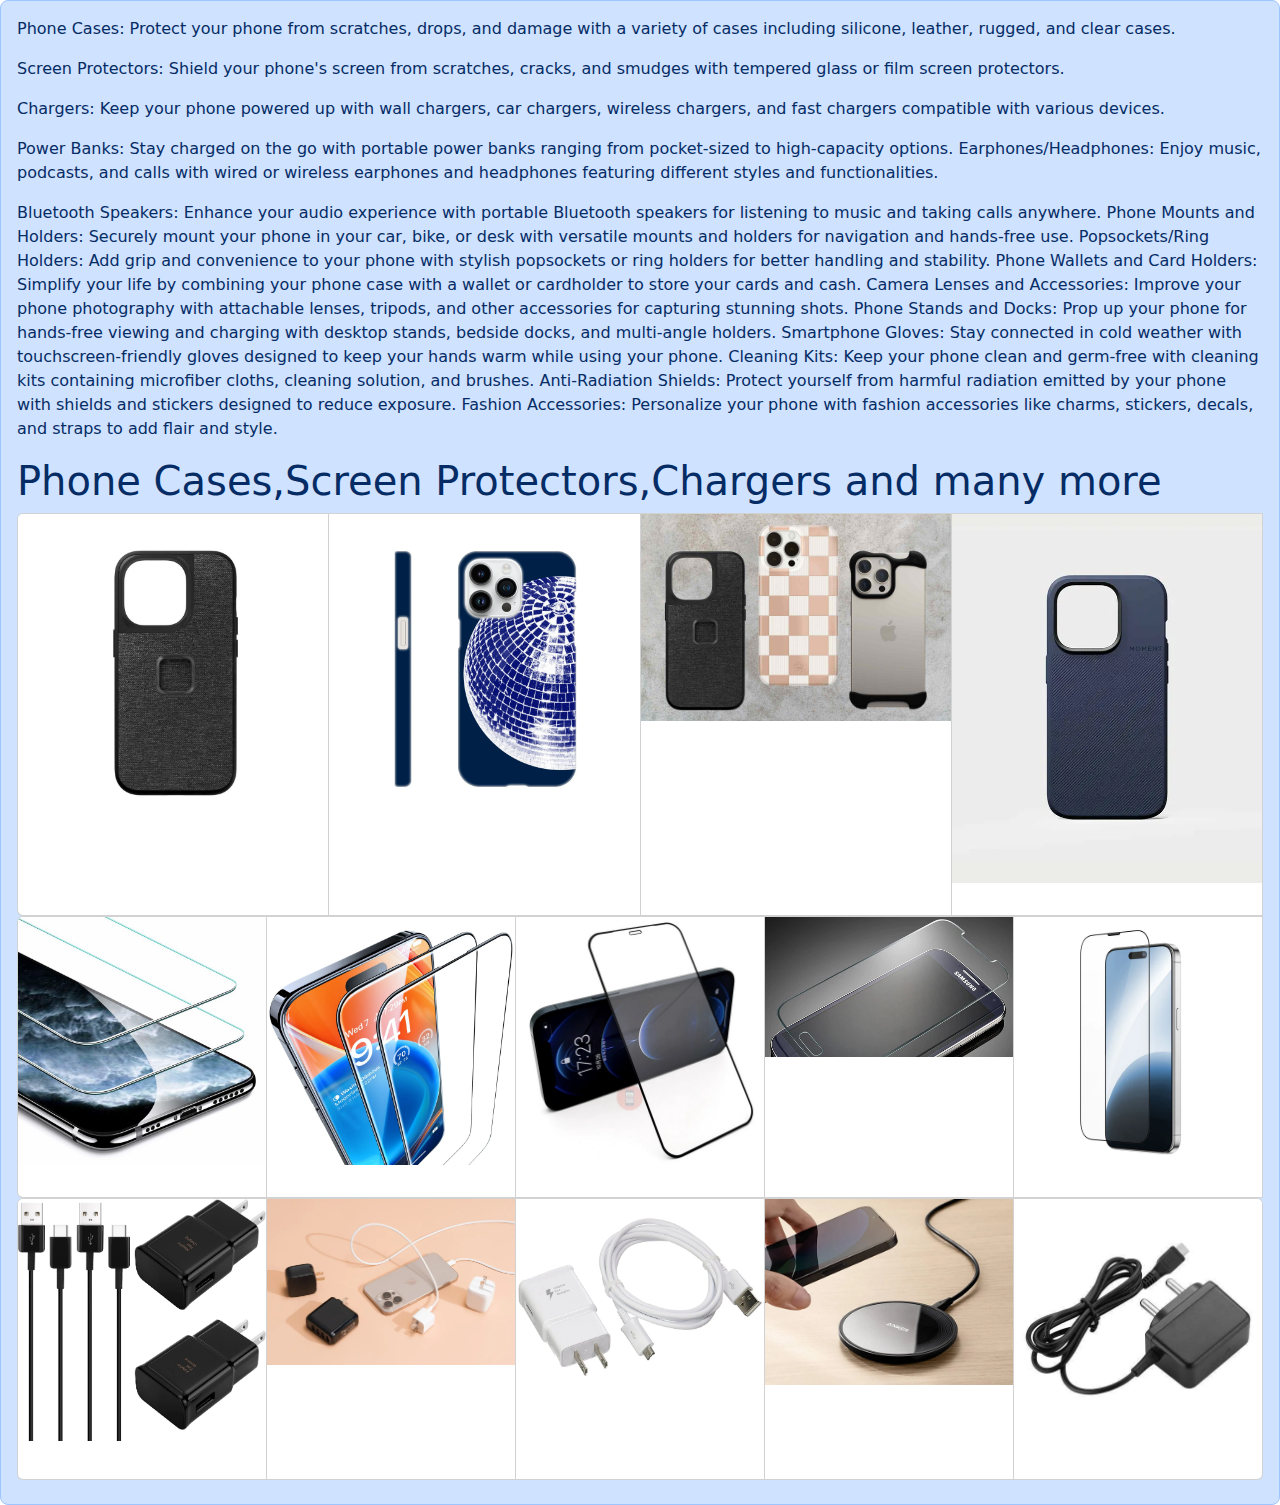
<file: accessories.html>
<!doctype html>
<html lang="en">
  <head>
    <meta charset="utf-8">
    <meta name="viewport" content="width=device-width, initial-scale=1">
    <title>GSM Electronics</title>
    <link href="https://cdn.jsdelivr.net/npm/bootstrap@5.3.3/dist/css/bootstrap.min.css" rel="stylesheet" integrity="sha384-QWTKZyjpPEjISv5WaRU9OFeRpok6YctnYmDr5pNlyT2bRjXh0JMhjY6hW+ALEwIH" crossorigin="anonymous">
    <link rel="stylesheet" type="css/text" href="style.css">
  </head>
  <body>
    <div class="p-3 text-primary-emphasis bg-primary-subtle border border-primary-subtle rounded-3">
   <p> Phone Cases: Protect your phone from scratches, drops, and damage with a variety of cases including silicone, leather, rugged, and clear cases.</p>

   <p> Screen Protectors: Shield your phone's screen from scratches, cracks, and smudges with tempered glass or film screen protectors.</p>
    
   <p> Chargers: Keep your phone powered up with wall chargers, car chargers, wireless chargers, and fast chargers compatible with various devices.</p>
    
   <p> Power Banks: Stay charged on the go with portable power banks ranging from pocket-sized to high-capacity options.

Earphones/Headphones: Enjoy music, podcasts, and calls with wired or wireless earphones and headphones featuring different styles and functionalities.</p>
    
   <p>Bluetooth Speakers: Enhance your audio experience with portable Bluetooth speakers for listening to music and taking calls anywhere.

Phone Mounts and Holders: Securely mount your phone in your car, bike, or desk with versatile mounts and holders for navigation and hands-free use.

Popsockets/Ring Holders: Add grip and convenience to your phone with stylish popsockets or ring holders for better handling and stability.

Phone Wallets and Card Holders: Simplify your life by combining your phone case with a wallet or cardholder to store your cards and cash.

Camera Lenses and Accessories: Improve your phone photography with attachable lenses, tripods, and other accessories for capturing stunning shots.

Phone Stands and Docks: Prop up your phone for hands-free viewing and charging with desktop stands, bedside docks, and multi-angle holders.

Smartphone Gloves: Stay connected in cold weather with touchscreen-friendly gloves designed to keep your hands warm while using your phone.

Cleaning Kits: Keep your phone clean and germ-free with cleaning kits containing microfiber cloths, cleaning solution, and brushes.

Anti-Radiation Shields: Protect yourself from harmful radiation emitted by your phone with shields and stickers designed to reduce exposure.

Fashion Accessories: Personalize your phone with fashion accessories like charms, stickers, decals, and straps to add flair and style.</p>
    <h1>Phone Cases,Screen Protectors,Chargers and many more<h1>
     <div class="card-group">
        <div class="card">
          <img src="case1.jpg" class="card-img-top" alt="...">
          <div class="card-body">
          </div>
        </div>
        <div class="card">
          <img src="case2.webp" class="card-img-top" alt="...">
          <div class="card-body">
          </div>
        </div>
        <div class="card">
            <img src="case 3.jpg" class="card-img-top" alt="...">
            <div class="card-body">
            </div>
          </div>
          <div class="card">
            <img src="case4.webp" class="card-img-top" alt="...">
            <div class="card-body">
            </div>
          </div>
         
          <div class="card-group">
            <div class="card">
              <img src="Screen protector1.jpg" class="card-img-top" alt="...">
              <div class="card-body">
              </div>
            </div>
            <div class="card">
              <img src="Screen protector2.webp" class="card-img-top" alt="...">
              <div class="card-body">
              </div>
            </div>
            <div class="card">
                <img src="Screen protector3.webp" class="card-img-top" alt="...">
                <div class="card-body">
                </div>
              </div>
              <div class="card">
                <img src="Screen protector4.webp" class="card-img-top" alt="...">
                <div class="card-body">
                </div>
              </div>
              <div class="card">
                <img src="Screen protector5.webp" class="card-img-top" alt="...">
                <div class="card-body">
                </div>
              </div>

              <div class="card-group">
                <div class="card">
                  <img src="charger1.jpg" class="card-img-top" alt="...">
                  <div class="card-body">
                  </div>
                </div>
                <div class="card">
                  <img src="charger2.webp" class="card-img-top" alt="...">
                  <div class="card-body">
                  </div>
                </div>
                <div class="card">
                    <img src="charger3.webp" class="card-img-top" alt="...">
                    <div class="card-body">
                    </div>
                  </div>
                  <div class="card">
                    <img src="charger4.webp" class="card-img-top" alt="...">
                    <div class="card-body">
                    </div>
                  </div>
                  <div class="card">
                    <img src="charger5.webp" class="card-img-top" alt="...">
                    <div class="card-body">
                    </div>
                  </div>
    



    </div>
    
    
    
    
    
    
    

  
























































       




      </div>





    
     
     
     





    </section>























    <script src="https://cdn.jsdelivr.net/npm/bootstrap@5.3.3/dist/js/bootstrap.bundle.min.js" integrity="sha384-YvpcrYf0tY3lHB60NNkmXc5s9fDVZLESaAA55NDzOxhy9GkcIdslK1eN7N6jIeHz" crossorigin="anonymous"></script>
  </body>
</html>
</file>
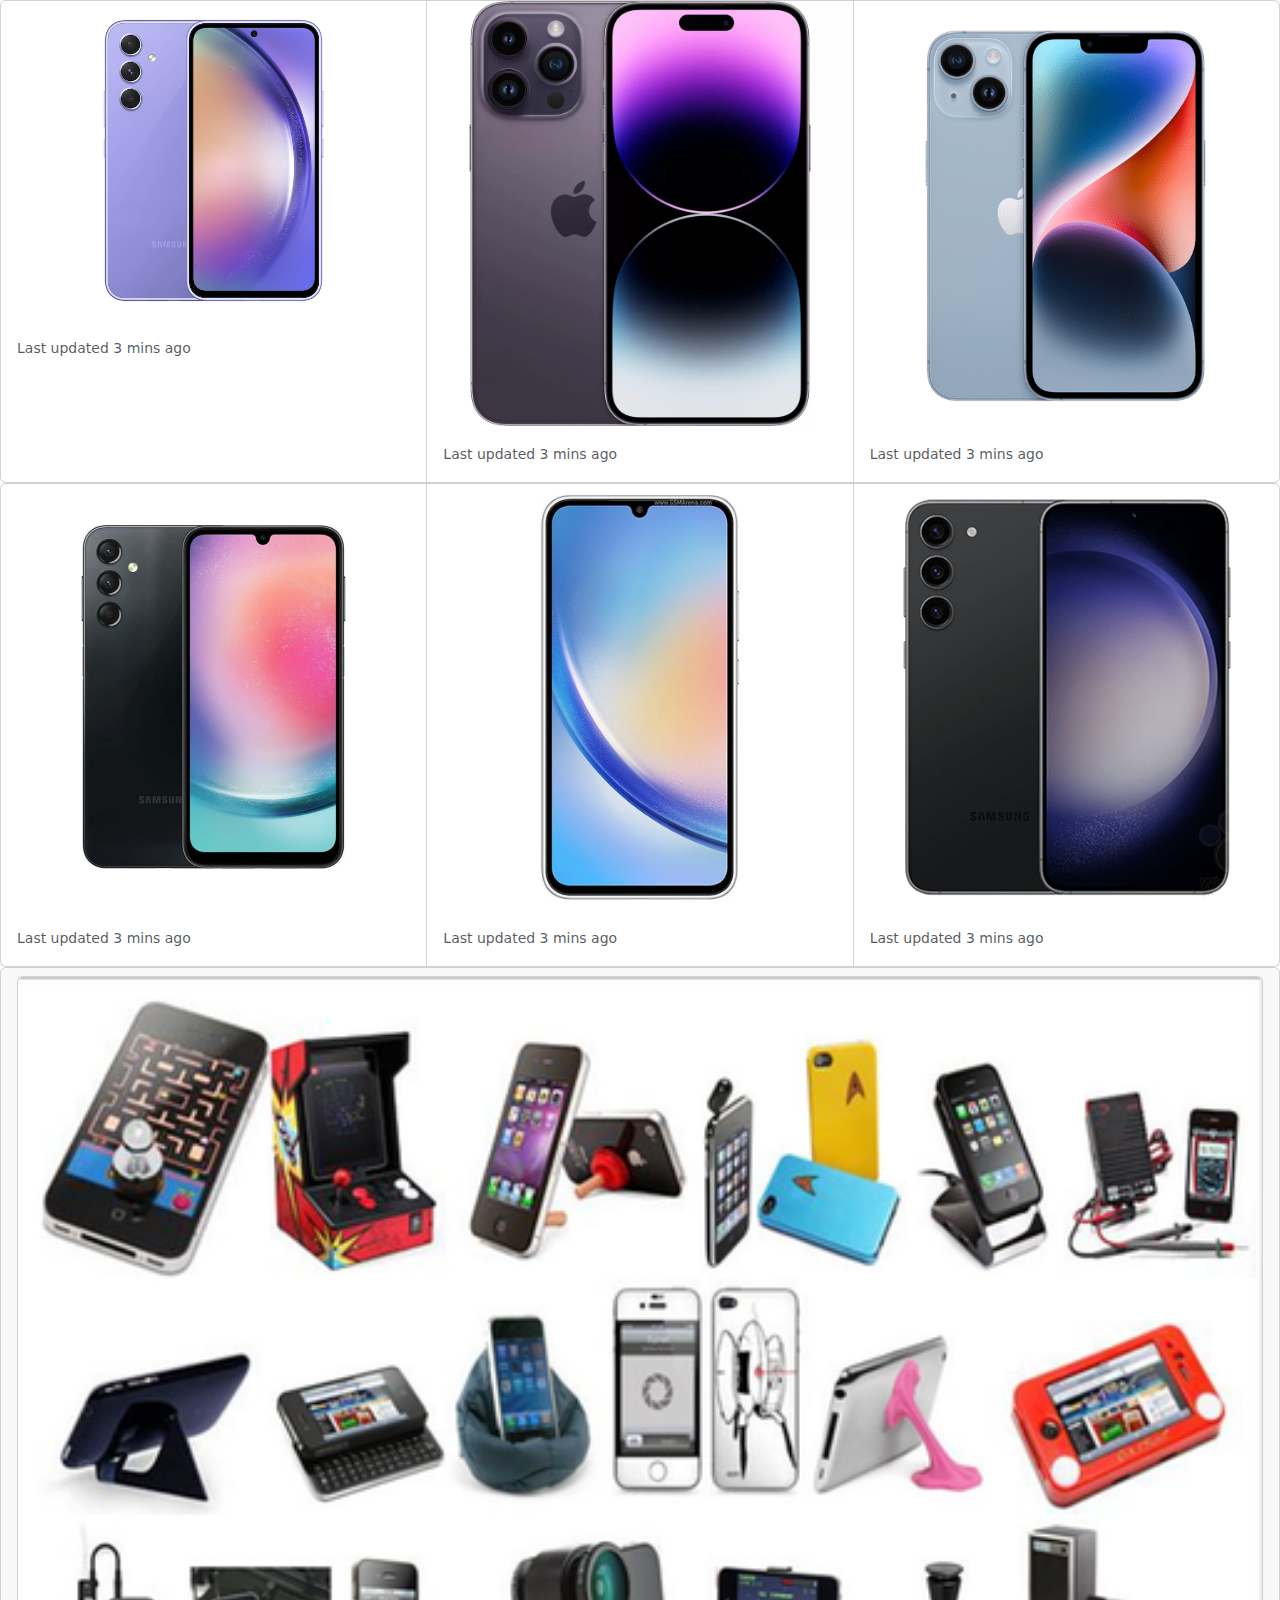
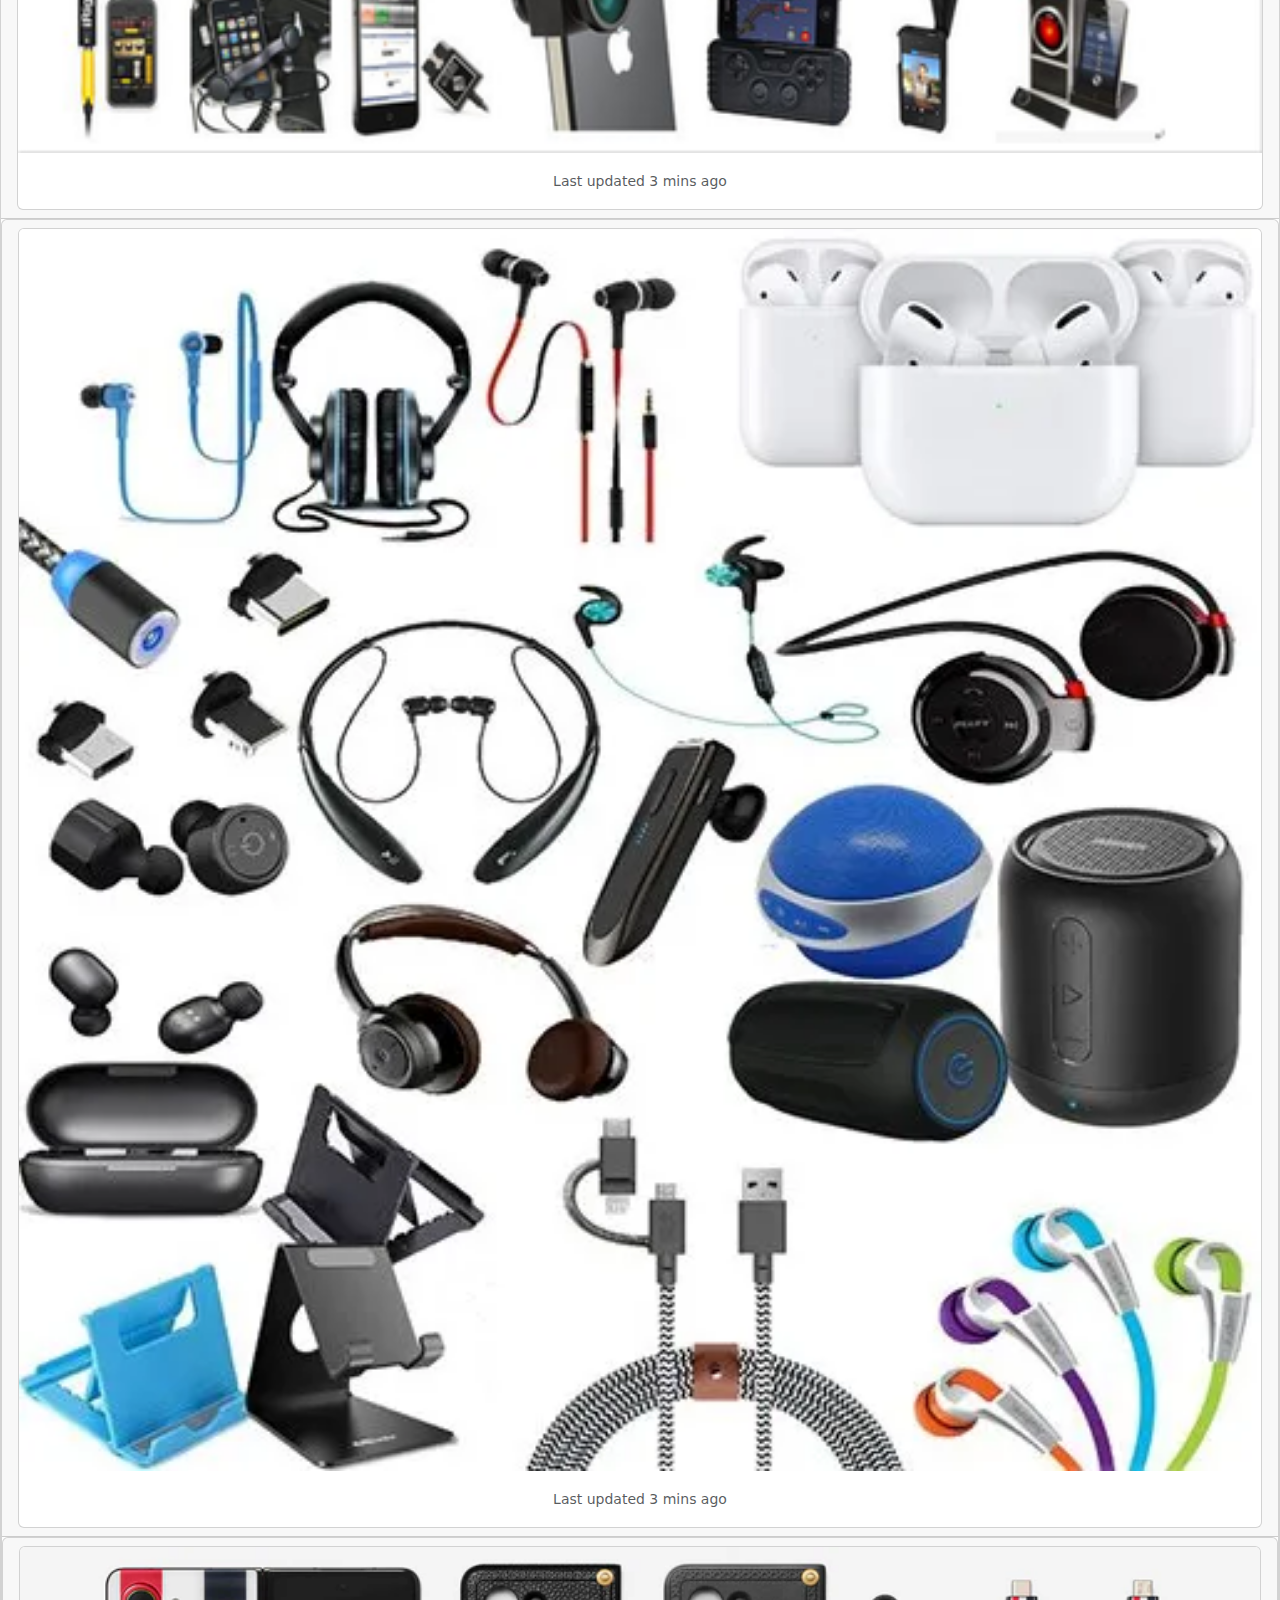
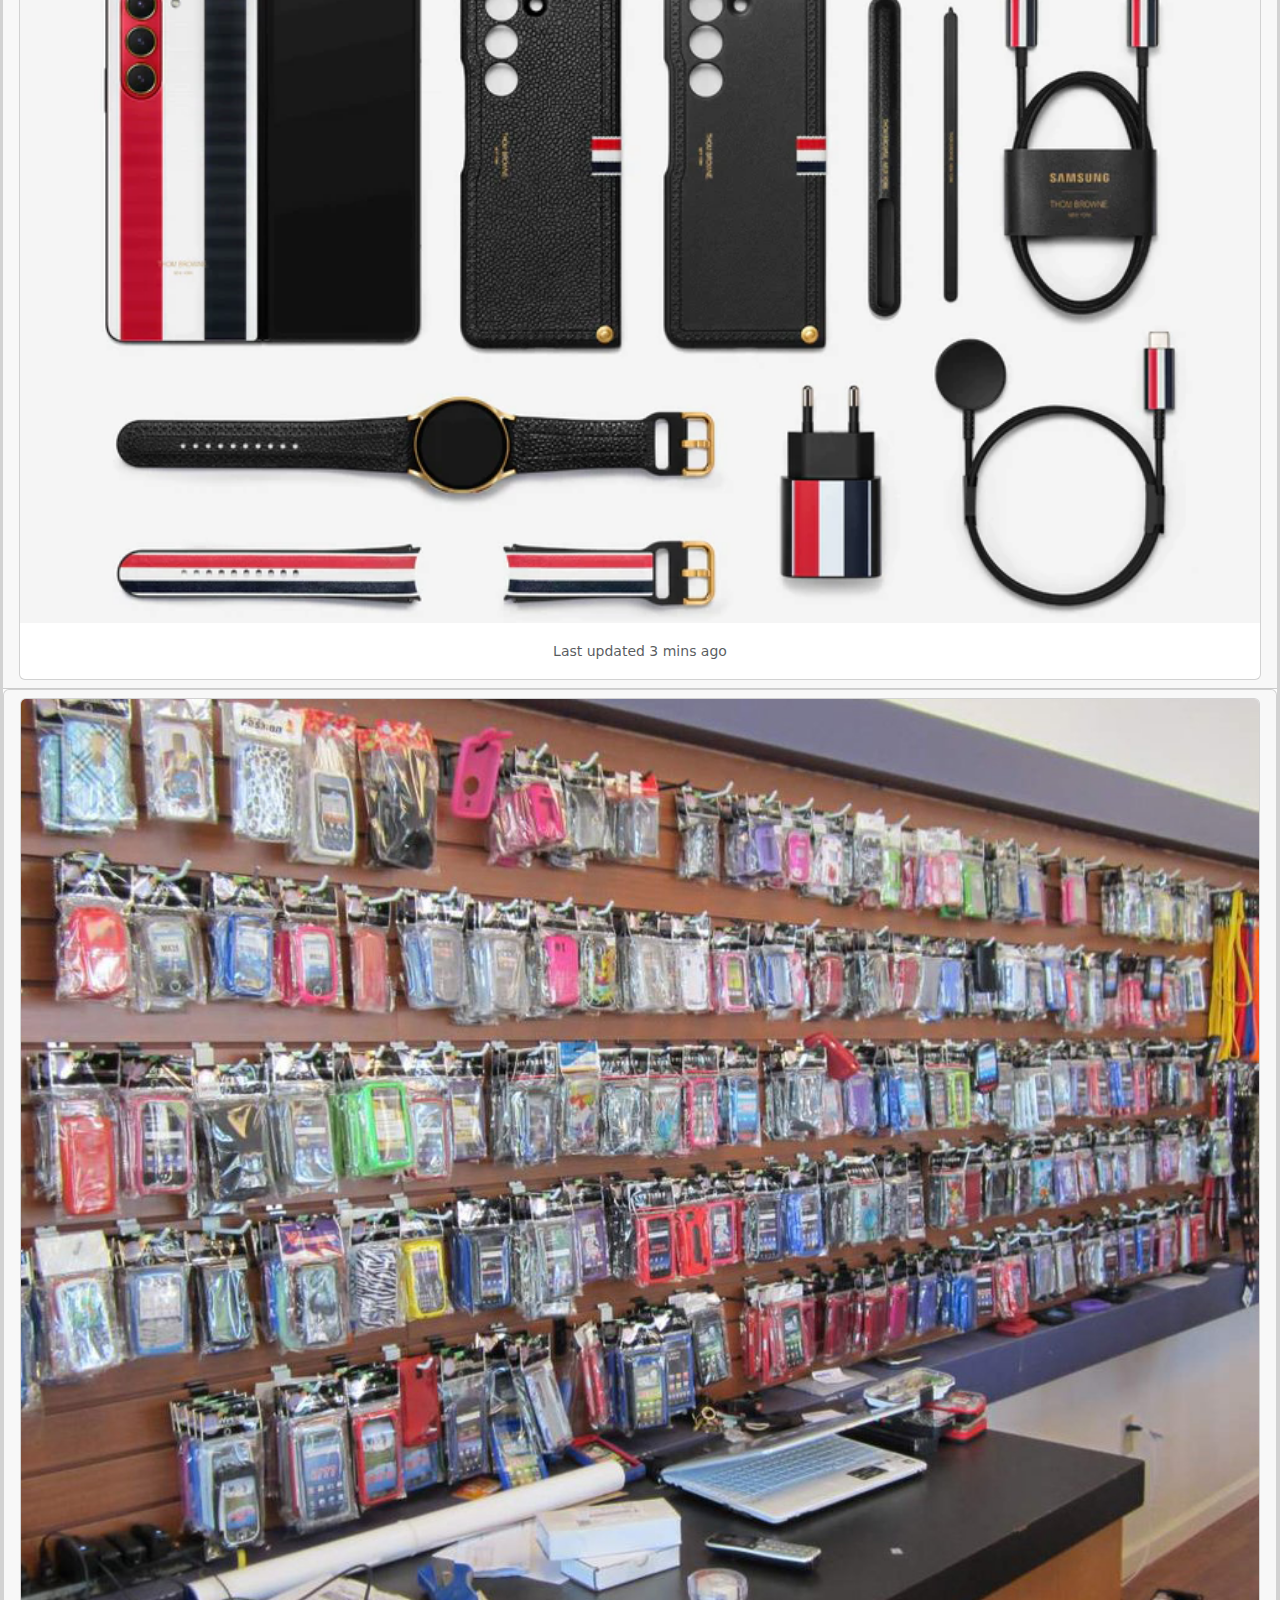
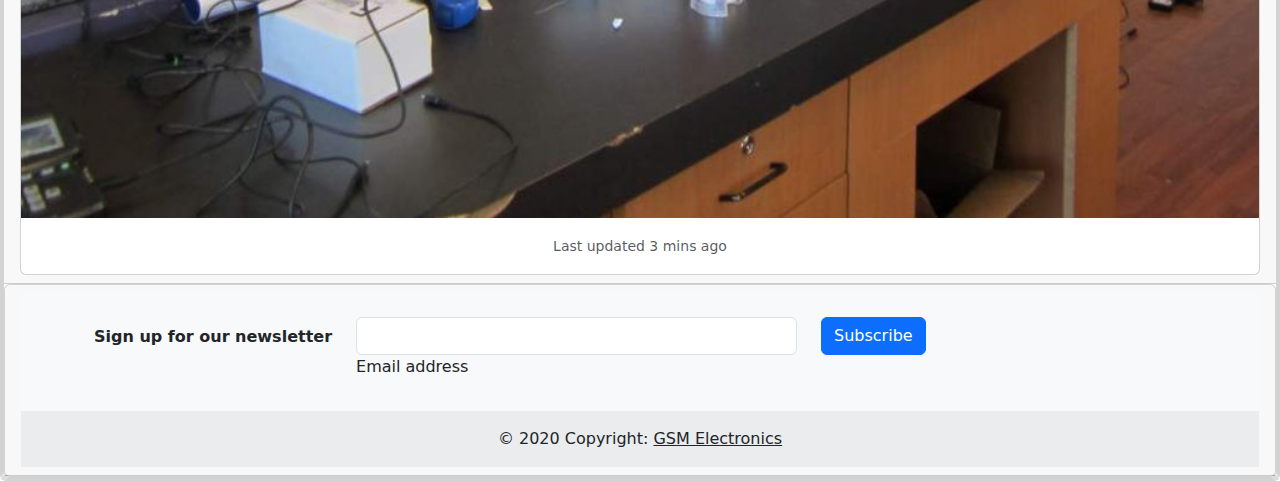
<file: Accessories1.html>
<!doctype html>
<html lang="en">
  <head>
    <meta charset="utf-8">
    <meta name="viewport" content="width=device-width, initial-scale=1">
    <title>GSM Electronics</title>
    <link href="https://cdn.jsdelivr.net/npm/bootstrap@5.3.3/dist/css/bootstrap.min.css" rel="stylesheet" integrity="sha384-QWTKZyjpPEjISv5WaRU9OFeRpok6YctnYmDr5pNlyT2bRjXh0JMhjY6hW+ALEwIH" crossorigin="anonymous">
    <link rel="stylesheet" type="css/text" href="style.css">
  </head>
  <body>
    <div class="card-group">
        <div class="card">
          <img src="1.jpg" class="card-img-top" alt="...">
          <div class="card-body">
            <p class="card-text"><small class="text-body-secondary">Last updated 3 mins ago</small></p>
          </div>
        </div>
        <div class="card">
          <img src="Iphone 14.webp" class="card-img-top" alt="...">
          <div class="card-body">
            <p class="card-text"><small class="text-body-secondary">Last updated 3 mins ago</small></p>
          </div>
        </div>
        <div class="card" >
          <img src="Iphone13.png" class="card-img-top" alt="...">
          <div class="card-body">
            <p class="card-text"><small class="text-body-secondary">Last updated 3 mins ago</small></p>
          </div>
        </div>
      </div>
      
      <div class="card-group card_1">
        <div class="card card_1">
          <img src="samsung s3.jpg" class="card-img-top card_1" alt="...">
          <div class="card-body">
            <p class="card-text"><small class="text-body-secondary">Last updated 3 mins ago</small></p>
          </div>
        </div>
        <div class="card card_1">
          <img src="Samsung-Galaxy-A34.jpg" class="card-img-top card_1" alt="...">
          <div class="card-body">
            <p class="card-text"><small class="text-body-secondary">Last updated 3 mins ago</small></p>
          </div>
        </div>
        <div class="card card_1">
          <img src="Samsung-Galaxy-S23.jpg" class="card-img-top card_1" alt="...">
          <div class="card-body">
            <p class="card-text"><small class="text-body-secondary">Last updated 3 mins ago</small></p>
          </div>
        </div>
      </div>

      <div class="card text-center">
        <div class="card-header">
      
            <div class="card card_1">
                <img src="accessories2.png" class="card-img-top card_1" alt="...">
                <div class="card-body">
                  <p class="card-text"><small class="text-body-secondary">Last updated 3 mins ago</small></p>
                </div>
              </div>
            </div>
      
            <div class="card text-center">
              <div class="card-header">
            
                <div class="card card_1">
                    <img src="accessories3.webp" class="card-img-top card_1" alt="...">
                    <div class="card-body">
                      <p class="card-text"><small class="text-body-secondary">Last updated 3 mins ago</small></p>
                    </div>
                  </div>
                </div>
          
                <div class="card text-center">
                  <div class="card-header">

                    <div class="card card_1">
                        <img src="accessories4.webp" class="card-img-top card_1" alt="...">
                        <div class="card-body">
                          <p class="card-text"><small class="text-body-secondary">Last updated 3 mins ago</small></p>
                        </div>
                      </div>
                    </div>
              
                    <div class="card text-center">
                      <div class="card-header">

                        <div class="card card_1">
                            <img src="accessories5.jpg" class="card-img-top card_1" alt="...">
                            <div class="card-body">
                              <p class="card-text"><small class="text-body-secondary">Last updated 3 mins ago</small></p>
                            </div>
                          </div>
                        </div>
                  
                        <div class="card text-center">
                          <div class="card-header">
                


          <footer class="bg-body-tertiary text-center text-lg-start">
            <!-- Grid container -->
            <div class="container p-4 pb-0">
              <form action="">
                <!--Grid row-->
                <div class="row">
                  <!--Grid column-->
                  <div class="col-auto mb-4 mb-md-0">
                    <p class="pt-2">
                      <strong>Sign up for our newsletter</strong>
                    </p>
                  </div>
                  <!--Grid column-->
          
                  <!--Grid column-->
                  <div class="col-md-5 col-12 mb-4 mb-md-0">
                    <!-- Email input -->
                    <div data-mdb-input-init class="form-outline mb-4">
                      <input type="email" id="form5Example22" class="form-control" />
                      <label class="form-label" for="form5Example22">Email address</label>
                    </div>
                  </div>
                  <!--Grid column-->
          
                  <!--Grid column-->
                  <div class="col-auto mb-4 mb-md-0">
                    <!-- Submit button -->
                    <button data-mdb-ripple-init type="button" class="btn btn-primary mb-4">
                      Subscribe
                    </button>
                  </div>
                  <!--Grid column-->
                </div>
                <!--Grid row-->
              </form>
            </div>
            <!-- Grid container -->
          
            <!-- Copyright -->
            <div class="text-center p-3" style="background-color: rgba(0, 0, 0, 0.05);">
              © 2020 Copyright:
              <a class="text-body" href="https://mdbootstrap.com/">GSM Electronics</a>
            </div>
            <!-- Copyright -->
          </footer>
























































       





    </section>























    <script src="https://cdn.jsdelivr.net/npm/bootstrap@5.3.3/dist/js/bootstrap.bundle.min.js" integrity="sha384-YvpcrYf0tY3lHB60NNkmXc5s9fDVZLESaAA55NDzOxhy9GkcIdslK1eN7N6jIeHz" crossorigin="anonymous"></script>
  </body>
</html>
</file>
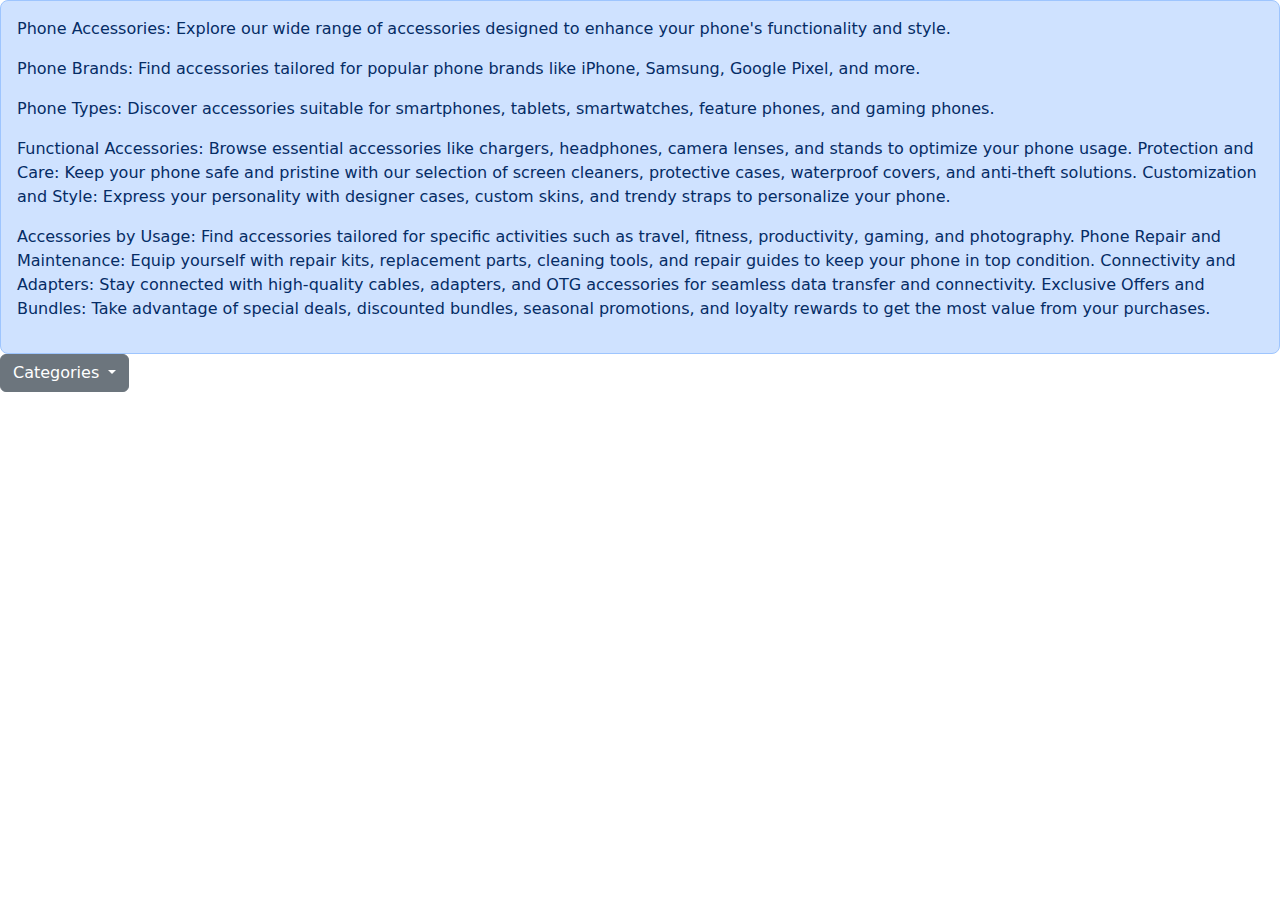
<file: Categories.html>
<!doctype html>
<html lang="en">
  <head>
    <meta charset="utf-8">
    <meta name="viewport" content="width=device-width, initial-scale=1">
    <title>GSM Electronics</title>
    <link href="https://cdn.jsdelivr.net/npm/bootstrap@5.3.3/dist/css/bootstrap.min.css" rel="stylesheet" integrity="sha384-QWTKZyjpPEjISv5WaRU9OFeRpok6YctnYmDr5pNlyT2bRjXh0JMhjY6hW+ALEwIH" crossorigin="anonymous">
    <link rel="stylesheet" type="css/text" href="style.css">
  </head>
  <body>
    <div class="p-3 text-primary-emphasis bg-primary-subtle border border-primary-subtle rounded-3">
   <p> Phone Accessories: Explore our wide range of accessories designed to enhance your phone's functionality and style.</p>

   <p> Phone Brands: Find accessories tailored for popular phone brands like iPhone, Samsung, Google Pixel, and more.</p>
    
   <p> Phone Types: Discover accessories suitable for smartphones, tablets, smartwatches, feature phones, and gaming phones.</p>
    
   <p> Functional Accessories: Browse essential accessories like chargers, headphones, camera lenses, and stands to optimize your phone usage.
    
    Protection and Care: Keep your phone safe and pristine with our selection of screen cleaners, protective cases, waterproof covers, and anti-theft solutions.
    
    Customization and Style: Express your personality with designer cases, custom skins, and trendy straps to personalize your phone.</p>
    
   <p> Accessories by Usage: Find accessories tailored for specific activities such as travel, fitness, productivity, gaming, and photography.
    
    Phone Repair and Maintenance: Equip yourself with repair kits, replacement parts, cleaning tools, and repair guides to keep your phone in top condition.
    
    Connectivity and Adapters: Stay connected with high-quality cables, adapters, and OTG accessories for seamless data transfer and connectivity.
    
    Exclusive Offers and Bundles: Take advantage of special deals, discounted bundles, seasonal promotions, and loyalty rewards to get the most value from your purchases.</p>
    
    </div>
    
    
    
    
    
    
    

   <div class="dropdown">
  <button class="btn btn-secondary dropdown-toggle" type="button" data-bs-toggle="dropdown" aria-expanded="false">
    Categories
  </button>
  <ul class="dropdown-menu">
    <li><a class="dropdown-item" href="Moblie Phones.html">Mobile Phones</a></li>
    <li><a class="dropdown-item" href="accessories.html">Mobile Phones Accessories</a></li>
    <li><a class="dropdown-item" href="Laptops.html">Laptops</a></li>
    <li><a class="dropdown-item" href="#">Laptop Accessories</a></li>
  </ul>
</div>
























































       




      </div>





    
     
     
     





    </section>























    <script src="https://cdn.jsdelivr.net/npm/bootstrap@5.3.3/dist/js/bootstrap.bundle.min.js" integrity="sha384-YvpcrYf0tY3lHB60NNkmXc5s9fDVZLESaAA55NDzOxhy9GkcIdslK1eN7N6jIeHz" crossorigin="anonymous"></script>
  </body>
</html>
</file>
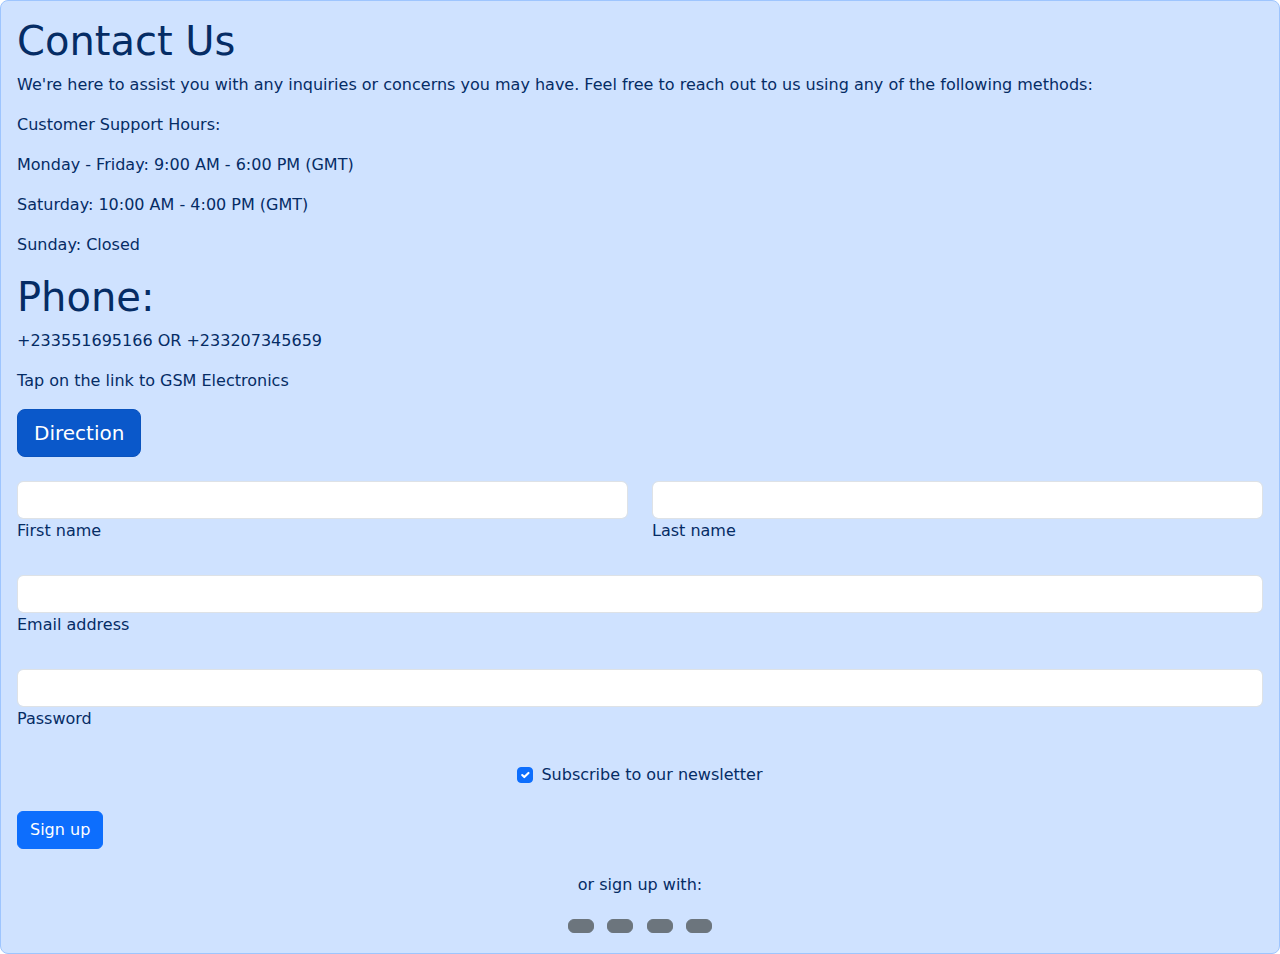
<file: contact.html>
<!doctype html>
<html lang="en">
  <head>
    <meta charset="utf-8">
    <meta name="viewport" content="width=device-width, initial-scale=1">
    <title>GSM Electronics</title>
    <link href="https://cdn.jsdelivr.net/npm/bootstrap@5.3.3/dist/css/bootstrap.min.css" rel="stylesheet" integrity="sha384-QWTKZyjpPEjISv5WaRU9OFeRpok6YctnYmDr5pNlyT2bRjXh0JMhjY6hW+ALEwIH" crossorigin="anonymous">
    <link rel="stylesheet" type="css/text" href="style.css">
  </head>
  <body>
    <section>
        <div class="p-3 text-primary-emphasis bg-primary-subtle border border-primary-subtle rounded-3">
        <h1>Contact Us</h1>
        <p>We're here to assist you with any inquiries or concerns you may have. Feel free to reach out to us using any of the following methods:</p>

           <P> Customer Support Hours:</P>
          <P> Monday - Friday: 9:00 AM - 6:00 PM (GMT)</P>
          <P>  Saturday: 10:00 AM - 4:00 PM (GMT)</P>
           <P> Sunday: Closed</P>
           <H1>Phone:</H1>
           <P>+233551695166 OR +233207345659</P>
           <p>Tap on the link to GSM Electronics</p>
           <a href="https://maps.app.goo.gl/hdy8sgCbZh4jH1FP9" class="btn btn-primary btn-lg active" data-mdb-ripple-init role="button" aria-pressed="true">Direction</a>
           <br><br>
           <form>
            <!-- 2 column grid layout with text inputs for the first and last names -->
            <div class="row mb-4">
              <div class="col">
                <div data-mdb-input-init class="form-outline">
                  <input type="text" id="form3Example1" class="form-control" />
                  <label class="form-label" for="form3Example1">First name</label>
                </div>
              </div>
              <div class="col">
                <div data-mdb-input-init class="form-outline">
                  <input type="text" id="form3Example2" class="form-control" />
                  <label class="form-label" for="form3Example2">Last name</label>
                </div>
              </div>
            </div>
          
            <!-- Email input -->
            <div data-mdb-input-init class="form-outline mb-4">
              <input type="email" id="form3Example3" class="form-control" />
              <label class="form-label" for="form3Example3">Email address</label>
            </div>
          
            <!-- Password input -->
            <div data-mdb-input-init class="form-outline mb-4">
              <input type="password" id="form3Example4" class="form-control" />
              <label class="form-label" for="form3Example4">Password</label>
            </div>
          
            <!-- Checkbox -->
            <div class="form-check d-flex justify-content-center mb-4">
              <input class="form-check-input me-2" type="checkbox" value="" id="form2Example33" checked />
              <label class="form-check-label" for="form2Example33">
                Subscribe to our newsletter
              </label>
            </div>
          
            <!-- Submit button -->
            <button data-mdb-ripple-init type="button" class="btn btn-primary btn-block mb-4">Sign up</button>
          
            <!-- Register buttons -->
            <div class="text-center">
              <p>or sign up with:</p>
              <button data-mdb-ripple-init type="button" class="btn btn-secondary btn-floating mx-1">
                <i class="fab fa-facebook-f"></i>
              </button>
          
              <button data-mdb-ripple-init type="button" class="btn btn-secondary btn-floating mx-1">
                <i class="fab fa-google"></i>
              </button>
          
              <button data-mdb-ripple-init type="button" class="btn btn-secondary btn-floating mx-1">
                <i class="fab fa-twitter"></i>
              </button>
          
              <button data-mdb-ripple-init type="button" class="btn btn-secondary btn-floating mx-1">
                <i class="fab fa-github"></i>
              </button>
            </div>
          </form>
          

        </div>








































       





    </section>























    <script src="https://cdn.jsdelivr.net/npm/bootstrap@5.3.3/dist/js/bootstrap.bundle.min.js" integrity="sha384-YvpcrYf0tY3lHB60NNkmXc5s9fDVZLESaAA55NDzOxhy9GkcIdslK1eN7N6jIeHz" crossorigin="anonymous"></script>
  </body>
</html>
</file>
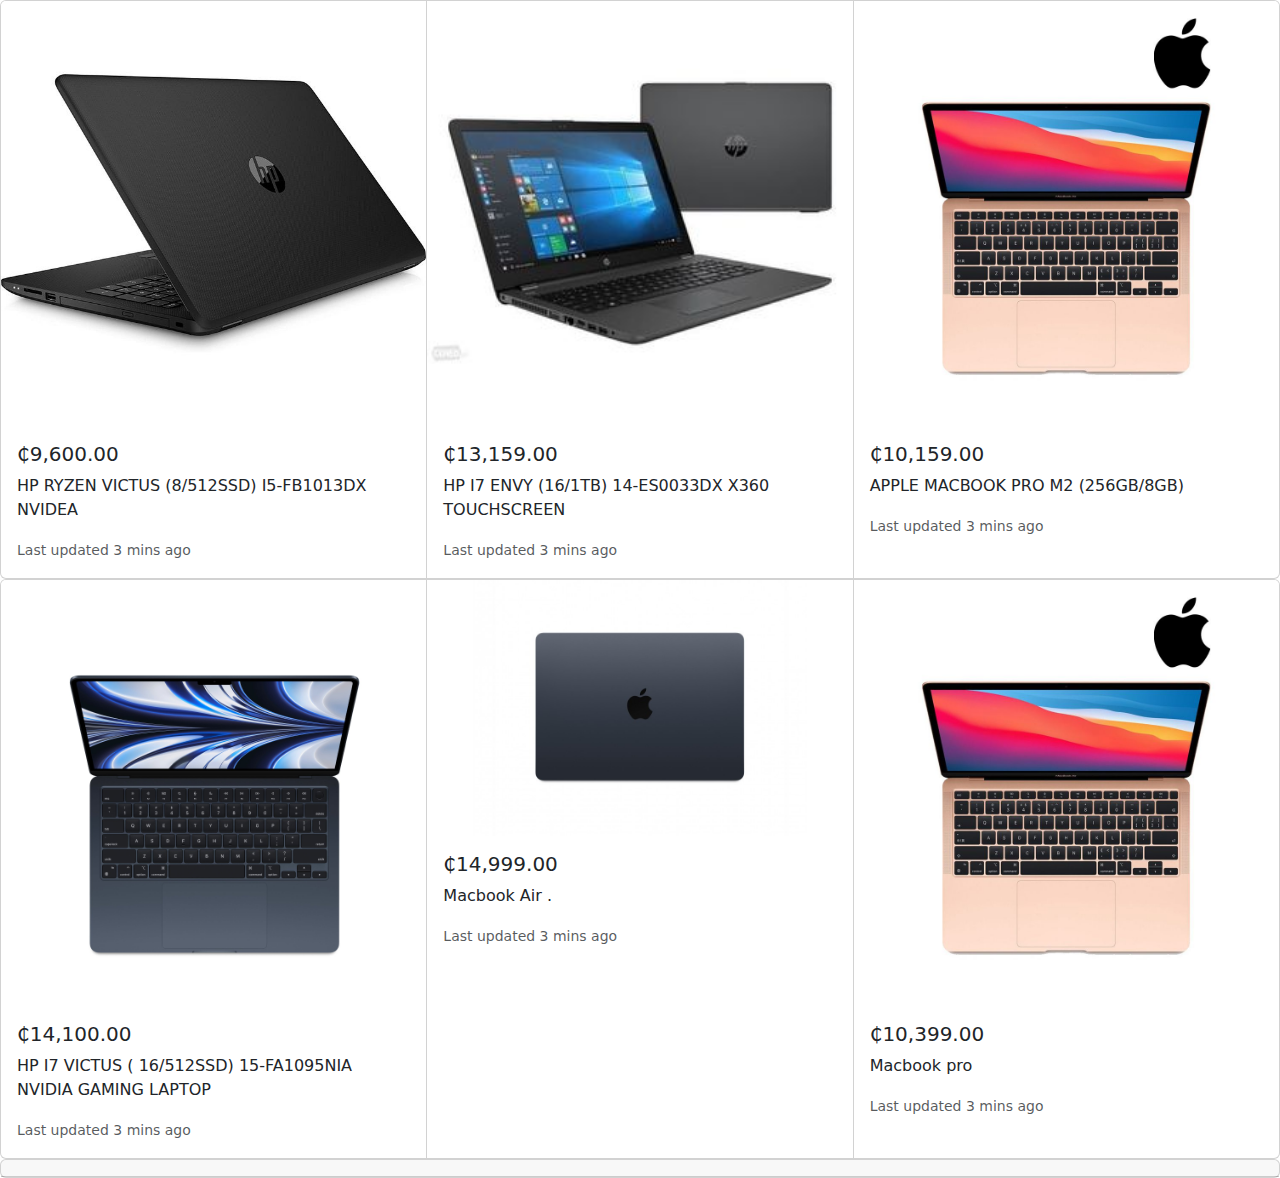
<file: Laptops.html>
<!doctype html>
<html lang="en">
  <head>
    <meta charset="utf-8">
    <meta name="viewport" content="width=device-width, initial-scale=1">
    <title>GSM Electronics</title>
    <link href="https://cdn.jsdelivr.net/npm/bootstrap@5.3.3/dist/css/bootstrap.min.css" rel="stylesheet" integrity="sha384-QWTKZyjpPEjISv5WaRU9OFeRpok6YctnYmDr5pNlyT2bRjXh0JMhjY6hW+ALEwIH" crossorigin="anonymous">
    <link rel="stylesheet" type="css/text" href="style.css">
  </head>
  <body>
    <div class="card-group">
        <div class="card">
          <img src="2.jpg" class="card-img-top" alt="...">
          <div class="card-body">
            <h5 class="card-title"> ₵9,600.00</h5>
            <p class="card-text">HP RYZEN VICTUS (8/512SSD) I5-FB1013DX NVIDEA
               </p>
            <p class="card-text"><small class="text-body-secondary">Last updated 3 mins ago</small></p>
          </div>
        </div>
        <div class="card">
          <img src="34.jpg" class="card-img-top" alt="...">
          <div class="card-body">
            <h5 class="card-title">₵13,159.00</h5>
            <p class="card-text">HP I7 ENVY (16/1TB) 14-ES0033DX X360 TOUCHSCREEN
                 </p>
            <p class="card-text"><small class="text-body-secondary">Last updated 3 mins ago</small></p>
          </div>
        </div>
        <div class="card" >
          <img src="Mac.jpg" class="card-img-top" alt="...">
          <div class="card-body">
            <h5 class="card-title">₵10,159.00</h5>
            <p class="card-text">APPLE MACBOOK PRO M2 (256GB/8GB)
                 </p>
            <p class="card-text"><small class="text-body-secondary">Last updated 3 mins ago</small></p>
          </div>
        </div>
      </div>
      
      <div class="card-group card_1">
        <div class="card card_1">
          <img src="hp.jpg" class="card-img-top card_1" alt="...">
          <div class="card-body">
            <h5 class="card-title">₵14,100.00</h5>
            <p class="card-text">HP I7 VICTUS ( 16/512SSD) 15-FA1095NIA NVIDIA GAMING LAPTOP
        </p>
            <p class="card-text"><small class="text-body-secondary">Last updated 3 mins ago</small></p>
          </div>
        </div>
        <div class="card card_1">
          <img src="Mac Air.jpg" class="card-img-top card_1" alt="...">
          <div class="card-body">
            <h5 class="card-title">₵14,999.00</h5>
            <p class="card-text">Macbook Air
              .</p>
            <p class="card-text"><small class="text-body-secondary">Last updated 3 mins ago</small></p>
          </div>
        </div>
        <div class="card card_1">
          <img src="Mac.jpg" class="card-img-top card_1" alt="...">
          <div class="card-body">
            <h5 class="card-title">₵10,399.00</h5>
            <p class="card-text">Macbook pro</p>
            <p class="card-text"><small class="text-body-secondary">Last updated 3 mins ago</small></p>
          </div>
        </div>
      </div>

      <div class="card text-center">
        <div class="card-header">
        
























































       





    </section>























    <script src="https://cdn.jsdelivr.net/npm/bootstrap@5.3.3/dist/js/bootstrap.bundle.min.js" integrity="sha384-YvpcrYf0tY3lHB60NNkmXc5s9fDVZLESaAA55NDzOxhy9GkcIdslK1eN7N6jIeHz" crossorigin="anonymous"></script>
  </body>
</html>
</file>
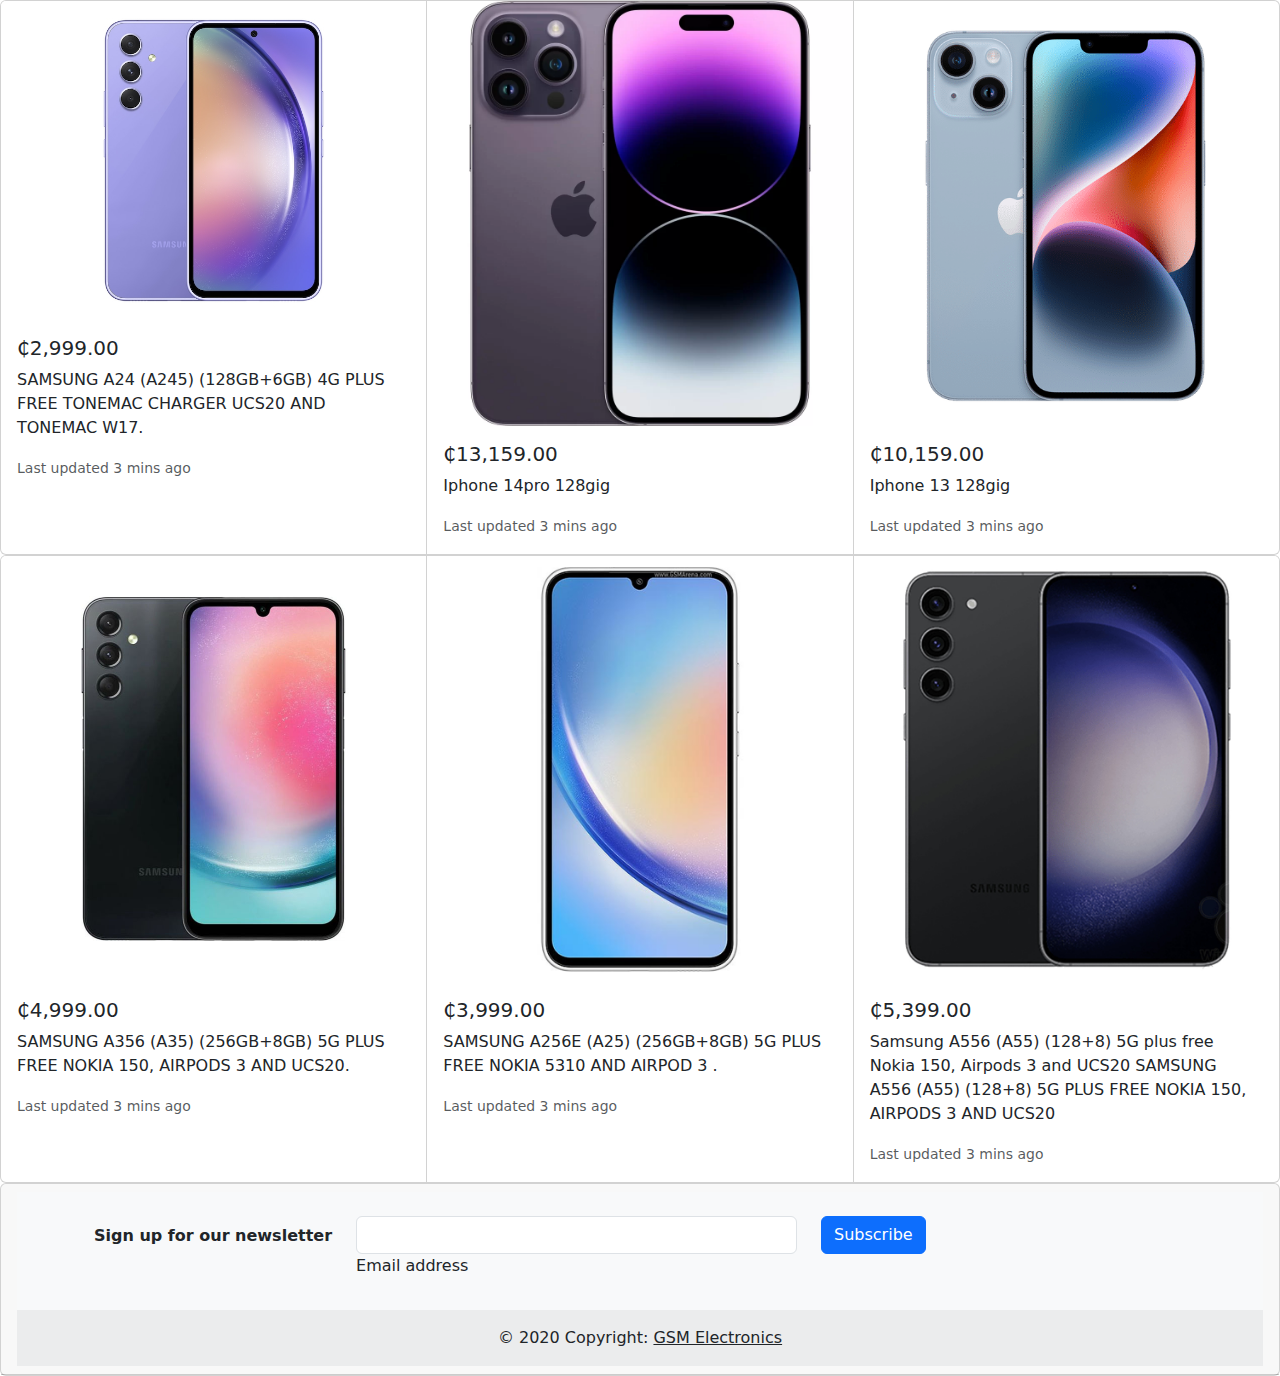
<file: Moblie Phones.html>
<!doctype html>
<html lang="en">
  <head>
    <meta charset="utf-8">
    <meta name="viewport" content="width=device-width, initial-scale=1">
    <title>GSM Electronics</title>
    <link href="https://cdn.jsdelivr.net/npm/bootstrap@5.3.3/dist/css/bootstrap.min.css" rel="stylesheet" integrity="sha384-QWTKZyjpPEjISv5WaRU9OFeRpok6YctnYmDr5pNlyT2bRjXh0JMhjY6hW+ALEwIH" crossorigin="anonymous">
    <link rel="stylesheet" type="css/text" href="style.css">
  </head>
  <body>
    <div class="card-group">
        <div class="card">
          <img src="1.jpg" class="card-img-top" alt="...">
          <div class="card-body">
            <h5 class="card-title">₵2,999.00</h5>
            <p class="card-text">SAMSUNG A24 (A245) (128GB+6GB) 4G PLUS FREE TONEMAC CHARGER UCS20 AND TONEMAC W17.</p>
            <p class="card-text"><small class="text-body-secondary">Last updated 3 mins ago</small></p>
          </div>
        </div>
        <div class="card">
          <img src="Iphone 14.webp" class="card-img-top" alt="...">
          <div class="card-body">
            <h5 class="card-title">₵13,159.00</h5>
            <p class="card-text">Iphone 14pro 128gig </p>
            <p class="card-text"><small class="text-body-secondary">Last updated 3 mins ago</small></p>
          </div>
        </div>
        <div class="card" >
          <img src="Iphone13.png" class="card-img-top" alt="...">
          <div class="card-body">
            <h5 class="card-title">₵10,159.00</h5>
            <p class="card-text">Iphone 13 128gig</p>
            <p class="card-text"><small class="text-body-secondary">Last updated 3 mins ago</small></p>
          </div>
        </div>
      </div>
      
      <div class="card-group card_1">
        <div class="card card_1">
          <img src="samsung s3.jpg" class="card-img-top card_1" alt="...">
          <div class="card-body">
            <h5 class="card-title">₵4,999.00</h5>
            <p class="card-text">SAMSUNG A356 (A35) (256GB+8GB) 5G PLUS FREE NOKIA 150, AIRPODS 3 AND UCS20.</p>
            <p class="card-text"><small class="text-body-secondary">Last updated 3 mins ago</small></p>
          </div>
        </div>
        <div class="card card_1">
          <img src="Samsung-Galaxy-A34.jpg" class="card-img-top card_1" alt="...">
          <div class="card-body">
            <h5 class="card-title">₵3,999.00</h5>
            <p class="card-text">SAMSUNG A256E (A25) (256GB+8GB) 5G PLUS FREE NOKIA 5310 AND AIRPOD 3
              .</p>
            <p class="card-text"><small class="text-body-secondary">Last updated 3 mins ago</small></p>
          </div>
        </div>
        <div class="card card_1">
          <img src="Samsung-Galaxy-S23.jpg" class="card-img-top card_1" alt="...">
          <div class="card-body">
            <h5 class="card-title">₵5,399.00</h5>
            <p class="card-text">Samsung A556 (A55) (128+8) 5G plus free Nokia 150, Airpods 3 and UCS20
              SAMSUNG A556 (A55) (128+8) 5G PLUS FREE NOKIA 150, AIRPODS 3 AND UCS20</p>
            <p class="card-text"><small class="text-body-secondary">Last updated 3 mins ago</small></p>
          </div>
        </div>
      </div>

      <div class="card text-center">
        <div class="card-header">
      
          



          <footer class="bg-body-tertiary text-center text-lg-start">
            <!-- Grid container -->
            <div class="container p-4 pb-0">
              <form action="">
                <!--Grid row-->
                <div class="row">
                  <!--Grid column-->
                  <div class="col-auto mb-4 mb-md-0">
                    <p class="pt-2">
                      <strong>Sign up for our newsletter</strong>
                    </p>
                  </div>
                  <!--Grid column-->
          
                  <!--Grid column-->
                  <div class="col-md-5 col-12 mb-4 mb-md-0">
                    <!-- Email input -->
                    <div data-mdb-input-init class="form-outline mb-4">
                      <input type="email" id="form5Example22" class="form-control" />
                      <label class="form-label" for="form5Example22">Email address</label>
                    </div>
                  </div>
                  <!--Grid column-->
          
                  <!--Grid column-->
                  <div class="col-auto mb-4 mb-md-0">
                    <!-- Submit button -->
                    <button data-mdb-ripple-init type="button" class="btn btn-primary mb-4">
                      Subscribe
                    </button>
                  </div>
                  <!--Grid column-->
                </div>
                <!--Grid row-->
              </form>
            </div>
            <!-- Grid container -->
          
            <!-- Copyright -->
            <div class="text-center p-3" style="background-color: rgba(0, 0, 0, 0.05);">
              © 2020 Copyright:
              <a class="text-body" href="https://mdbootstrap.com/">GSM Electronics</a>
            </div>
            <!-- Copyright -->
          </footer>
























































       





    </section>























    <script src="https://cdn.jsdelivr.net/npm/bootstrap@5.3.3/dist/js/bootstrap.bundle.min.js" integrity="sha384-YvpcrYf0tY3lHB60NNkmXc5s9fDVZLESaAA55NDzOxhy9GkcIdslK1eN7N6jIeHz" crossorigin="anonymous"></script>
  </body>
</html>
</file>
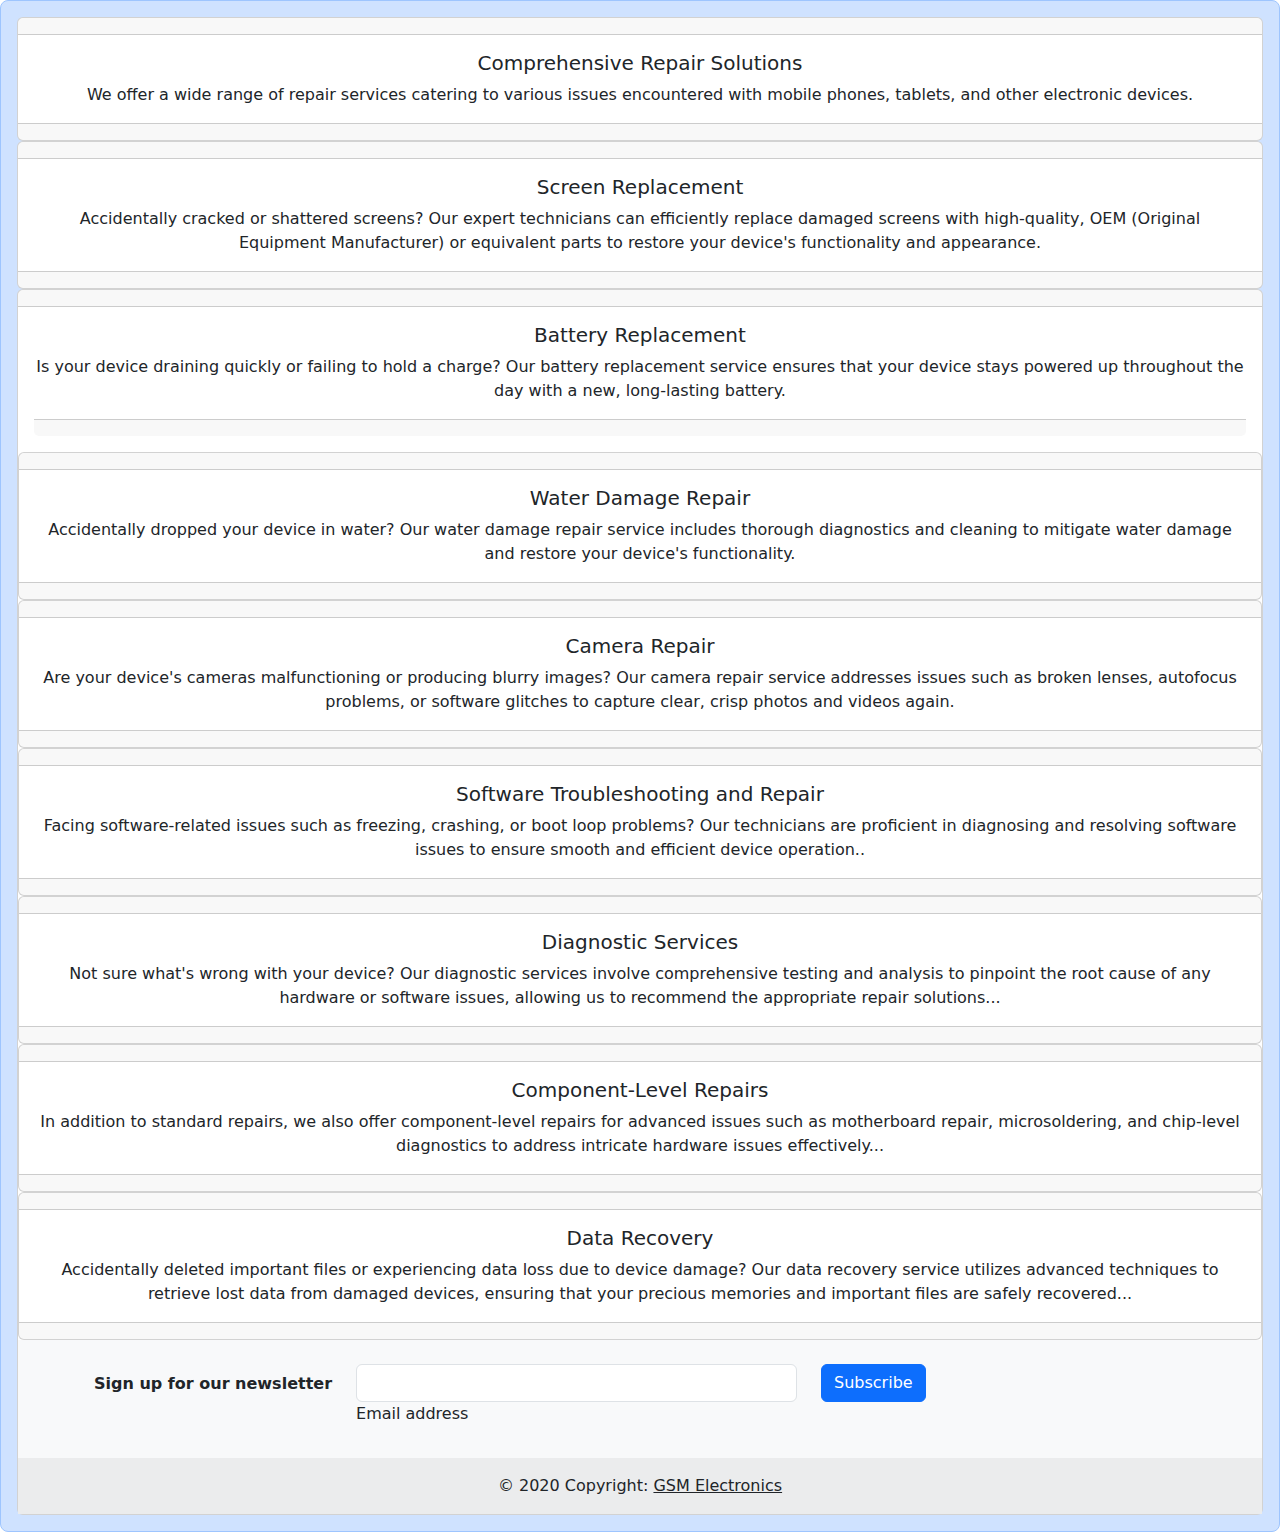
<file: Repairs.html>
<!doctype html>
<html lang="en">
  <head>
    <meta charset="utf-8">
    <meta name="viewport" content="width=device-width, initial-scale=1">
    <title>GSM Electronics</title>
    <link href="https://cdn.jsdelivr.net/npm/bootstrap@5.3.3/dist/css/bootstrap.min.css" rel="stylesheet" integrity="sha384-QWTKZyjpPEjISv5WaRU9OFeRpok6YctnYmDr5pNlyT2bRjXh0JMhjY6hW+ALEwIH" crossorigin="anonymous">
    <link rel="stylesheet" type="css/text" href="style.css">
  </head>
  <body>
   <section>
    <div class="p-3 text-primary-emphasis bg-primary-subtle border border-primary-subtle rounded-3">
      <div class="card text-center">
        <div class="card-header">
        </div>
        <div class="card-body">
          <h5 class="card-title">Comprehensive Repair Solutions</h5>
          <p class="card-text"> We offer a wide range of repair services catering to various issues encountered with mobile phones, tablets, and other electronic devices.</p>
        </div>
        <div class="card-footer text-body-secondary">
        
        </div>
      </div>

      <div class="card text-center">
        <div class="card-header">
        </div>
        <div class="card-body">
          <h5 class="card-title">Screen Replacement</h5>
          <p class="card-text">  Accidentally cracked or shattered screens? Our expert technicians can efficiently replace damaged screens with high-quality, OEM (Original Equipment Manufacturer) or equivalent parts to restore your device's functionality and appearance.</p>
        </div>
        <div class="card-footer text-body-secondary">
        
        </div>
      </div>

      <div class="card text-center">
        <div class="card-header">
        </div>
        <div class="card-body">
          <h5 class="card-title">Battery Replacement</h5>
          <p class="card-text">   Is your device draining quickly or failing to hold a charge? Our battery replacement service ensures that your device stays powered up throughout the day with a new, long-lasting battery.</p>
        <div class="card-footer text-body-secondary">
        
        </div>
      </div>

      <div class="card text-center">
        <div class="card-header">
        </div>
        <div class="card-body">
          <h5 class="card-title">Water Damage Repair</h5>
          <p class="card-text"> Accidentally dropped your device in water? Our water damage repair service includes thorough diagnostics and cleaning to mitigate water damage and restore your device's functionality.</p>
        </div>
        <div class="card-footer text-body-secondary">
        
        </div>
      </div>

      <div class="card text-center">
        <div class="card-header">
        </div>
        <div class="card-body">
          <h5 class="card-title">Camera Repair</h5>
          <p class="card-text"> Are your device's cameras malfunctioning or producing blurry images? Our camera repair service addresses issues such as broken lenses, autofocus problems, or software glitches to capture clear, crisp photos and videos again.</p>
        </div>
        <div class="card-footer text-body-secondary">
        
        </div>
      </div>

      <div class="card text-center">
        <div class="card-header">
        </div>
        <div class="card-body">
          <h5 class="card-title">Software Troubleshooting and Repair</h5>
          <p class="card-text"> Facing software-related issues such as freezing, crashing, or boot loop problems? Our technicians are proficient in diagnosing and resolving software issues to ensure smooth and efficient device operation..</p>
        </div>
        <div class="card-footer text-body-secondary">
        
        </div>
      </div>

      <div class="card text-center">
        <div class="card-header">
        </div>
        <div class="card-body">
          <h5 class="card-title">Diagnostic Services</h5>
          <p class="card-text"> Not sure what's wrong with your device? Our diagnostic services involve comprehensive testing and analysis to pinpoint the root cause of any hardware or software issues, allowing us to recommend the appropriate repair solutions...</p>
        </div>
        <div class="card-footer text-body-secondary">
        
        </div>
      </div>

      <div class="card text-center">
        <div class="card-header">
        </div>
        <div class="card-body">
          <h5 class="card-title">Component-Level Repairs</h5>
          <p class="card-text"> In addition to standard repairs, we also offer component-level repairs for advanced issues such as motherboard repair, microsoldering, and chip-level diagnostics to address intricate hardware issues effectively...</p>
        </div>
        <div class="card-footer text-body-secondary">
        
        </div>
      </div>


      <div class="card text-center">
        <div class="card-header">
        </div>
        <div class="card-body">
          <h5 class="card-title">Data Recovery</h5>
          <p class="card-text"> Accidentally deleted important files or experiencing data loss due to device damage? Our data recovery service utilizes advanced techniques to retrieve lost data from damaged devices, ensuring that your precious memories and important files are safely recovered...</p>
        </div>
        <div class="card-footer text-body-secondary">
        
        </div>
      </div>


      <footer class="bg-body-tertiary text-center text-lg-start">
        <!-- Grid container -->
        <div class="container p-4 pb-0">
          <form action="">
            <!--Grid row-->
            <div class="row">
              <!--Grid column-->
              <div class="col-auto mb-4 mb-md-0">
                <p class="pt-2">
                  <strong>Sign up for our newsletter</strong>
                </p>
              </div>
              <!--Grid column-->
      
              <!--Grid column-->
              <div class="col-md-5 col-12 mb-4 mb-md-0">
                <!-- Email input -->
                <div data-mdb-input-init class="form-outline mb-4">
                  <input type="email" id="form5Example22" class="form-control" />
                  <label class="form-label" for="form5Example22">Email address</label>
                </div>
              </div>
              <!--Grid column-->
      
              <!--Grid column-->
              <div class="col-auto mb-4 mb-md-0">
                <!-- Submit button -->
                <button data-mdb-ripple-init type="button" class="btn btn-primary mb-4">
                  Subscribe
                </button>
              </div>
              <!--Grid column-->
            </div>
            <!--Grid row-->
          </form>
        </div>
        <!-- Grid container -->
      
        <!-- Copyright -->
        <div class="text-center p-3" style="background-color: rgba(0, 0, 0, 0.05);">
          © 2020 Copyright:
          <a class="text-body" href="https://mdbootstrap.com/">GSM Electronics</a>
        </div>
        <!-- Copyright -->
      </footer>































































































       





    </section>























    <script src="https://cdn.jsdelivr.net/npm/bootstrap@5.3.3/dist/js/bootstrap.bundle.min.js" integrity="sha384-YvpcrYf0tY3lHB60NNkmXc5s9fDVZLESaAA55NDzOxhy9GkcIdslK1eN7N6jIeHz" crossorigin="anonymous"></script>
  </body>
</html>
</file>
<file: style.css>
body {
    font-family: Arial, sans-serif;
    margin: 0;
    padding: 0;
}

.Section_1{
 
    font-size: medium;
}

.Intro,p{
    color: aqua;
    margin-left: 10px;
}

.card_1:hover{color: aqua;

}

.screen{
    margin-bottom: 80px;
}
</file>
